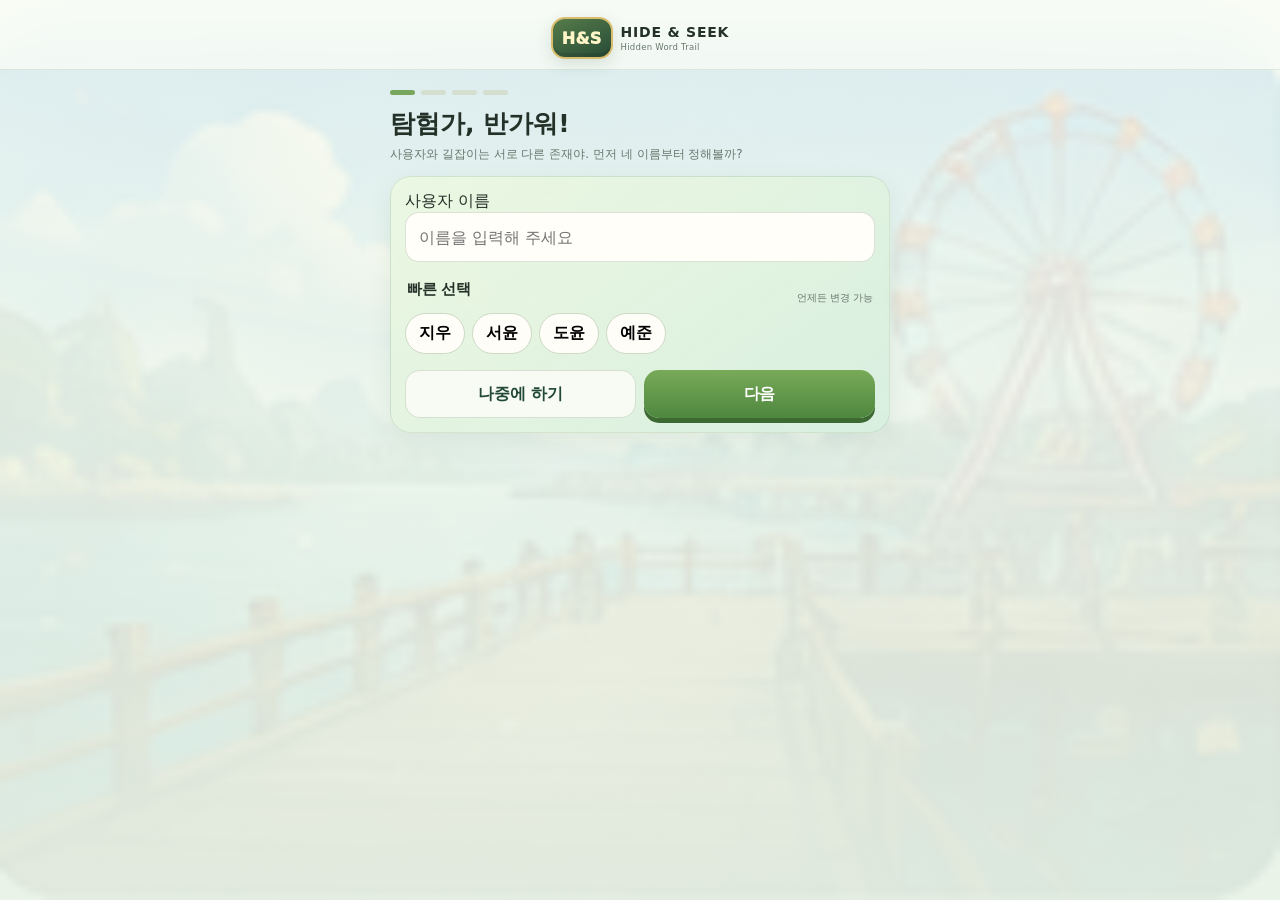
<file: index.html>
<!doctype html>
<html lang="ko">
<head>
  <meta charset="utf-8">
  <meta name="viewport" content="width=device-width,initial-scale=1,viewport-fit=cover">
  <meta name="theme-color" content="#dcecc9">
  <meta name="color-scheme" content="light">
  <meta name="description" content="머릿속에 숨어버린 단어 찾기">
  <meta name="apple-mobile-web-app-capable" content="yes">
  <meta name="apple-mobile-web-app-status-bar-style" content="default">
  <meta name="apple-mobile-web-app-title" content="Hide & Seek">
  <link rel="manifest" href="./manifest.json">
  <link rel="apple-touch-icon" href="./assets/icons/icon-180x180.png">
  <link rel="stylesheet" href="./styles.css">
  <link rel="stylesheet" href="./hide-runtime.css">
  <link rel="stylesheet" href="./hide-bridge.css">
  <title>Hide & Seek</title>
</head>
<body>
  <div id="app" class="app-shell">
    <header class="top-safe">
      <button id="backBtn" class="icon-btn ghost" type="button" aria-label="뒤로 가기" hidden>‹</button>
      <div class="brand-lockup" aria-label="Hide & Seek">
        <span class="brand-mark">H&S</span>
        <span class="brand-copy"><b>HIDE & SEEK</b><small>Hidden Word Trail</small></span>
      </div>
      <button id="settingsBtn" class="icon-btn" type="button" aria-label="설정">설정</button>
    </header>

    <main id="view" class="view" aria-live="polite"></main>

    <aside id="partnerBar" class="partner-bar" aria-live="polite">
      <img id="partnerAvatar" src="./assets/characters/guide_default.png" alt="길잡이">
      <div class="partner-copy">
        <b id="partnerName">길잡이</b>
        <span id="partnerText">숨은 단어부터 천천히 찾아볼까?</span>
      </div>
      <button id="partnerVoiceBtn" class="voice-btn" type="button" aria-label="길잡이 음성 듣기">듣기</button>
    </aside>

    <nav id="bottomNav" class="bottom-nav" aria-label="주요 메뉴">
      <button data-tab="home" class="nav-btn active" type="button"><img src="./assets/ui/home.png" alt=""><span>홈</span></button>
      <button data-tab="sheets" class="nav-btn" type="button"><img src="./assets/ui/study.png" alt=""><span>시험지</span></button>
      <button data-tab="study" class="nav-btn" type="button"><img src="./assets/ui/quiz.png" alt=""><span>학습</span></button>
      <button data-tab="words" class="nav-btn" type="button"><img src="./assets/ui/review.png" alt=""><span>단어장</span></button>
      <button data-tab="records" class="nav-btn" type="button"><img src="./assets/ui/mypage.png" alt=""><span>기록</span></button>
    </nav>
  </div>

  <div id="toast" class="toast" role="status" aria-live="polite"></div>
  <div id="modalRoot"></div>
  <input id="profileCameraInput" type="file" accept="image/*" capture="user" hidden>
  <input id="profileLibraryInput" type="file" accept="image/*" hidden>
  <input id="sheetCameraInput" type="file" accept="image/*" capture="environment" hidden>
  <input id="sheetLibraryInput" type="file" accept="image/*" multiple hidden>
  <input id="importDataInput" type="file" accept="application/json,.json" hidden>
  <script src="./app.js"></script>
  <script src="./hide-runtime.js"></script>
  <script src="./hide-bridge.js"></script>
  <script src="./hide-brand-current.js"></script>
</body>
</html>
</file>
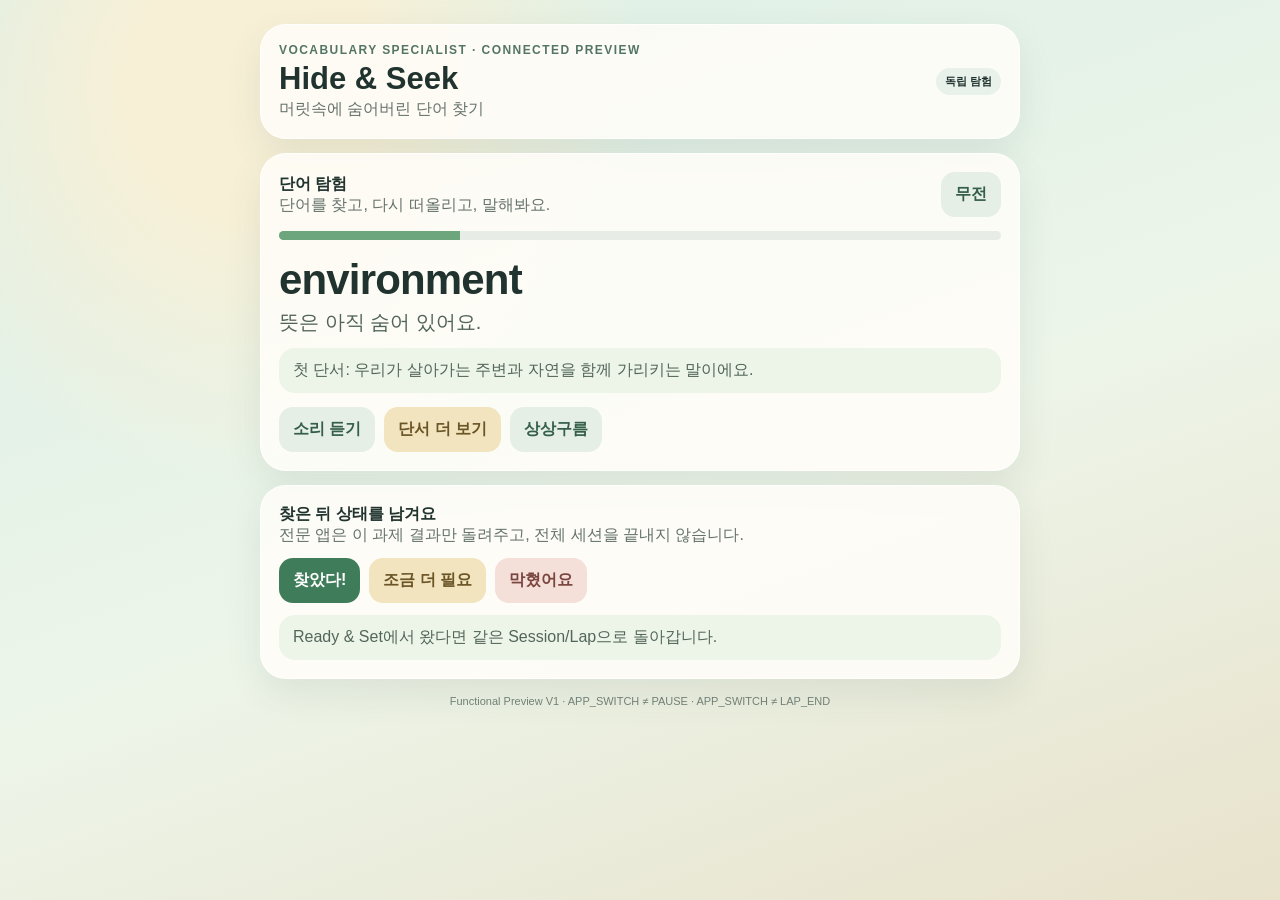
<file: family-preview.html>
<!doctype html><html lang="ko"><head><meta charset="utf-8"><meta name="viewport" content="width=device-width,initial-scale=1,viewport-fit=cover"><title>Hide & Seek · Family Preview</title><style>:root{font-family:-apple-system,BlinkMacSystemFont,"Pretendard","Noto Sans KR",sans-serif;color:#21332f;background:#eaf4ee}*{box-sizing:border-box}body{margin:0;min-height:100vh;padding:max(24px,env(safe-area-inset-top)) 16px max(28px,env(safe-area-inset-bottom));background:radial-gradient(circle at 20% 10%,#f7f0d7 0 10%,transparent 30%),linear-gradient(160deg,#dcefe6,#edf5e9 55%,#e8e2cb)}.shell{max-width:760px;margin:auto}.hero,.card{background:#fffdf8dd;border:1px solid #ffffffcc;border-radius:26px;padding:18px;box-shadow:0 14px 36px #294d3b18}.card{margin-top:14px}.eyebrow{font-size:12px;letter-spacing:.12em;font-weight:900;color:#547565}.title{font-size:31px;margin:4px 0 2px}.sub{color:#65736c;margin:0}.row{display:flex;gap:9px;flex-wrap:wrap;align-items:center}.pill{font-size:11px;font-weight:850;padding:6px 9px;border-radius:999px;background:#e8f2ea}.word{font-size:42px;font-weight:900;letter-spacing:-.02em;margin:16px 0 5px}.meaning{font-size:20px;color:#51645a}.clue{padding:12px 14px;border-radius:16px;background:#edf4e8;margin-top:12px;color:#53665a}button{border:0;border-radius:14px;padding:12px 14px;font:inherit;font-weight:850}.primary{background:#3f7c5a;color:white}.soft{background:#e5efe6;color:#345e47}.amber{background:#f1e4be;color:#6b5527}.danger{background:#f4dfd9;color:#7a453e}.progress{height:9px;background:#e7ece6;border-radius:99px;overflow:hidden}.progress i{display:block;height:100%;background:#6da57c}.cloud{position:fixed;inset:0;background:#19352d66;display:none;align-items:flex-end;justify-content:center;padding:16px}.cloud.on{display:flex}.sheet{width:min(760px,100%);background:#fffdf9;border-radius:28px;padding:20px}.bubble{padding:14px;border-radius:20px;background:#edf3f9;margin:10px 0}.footer{text-align:center;color:#708078;font-size:11px;margin-top:16px}</style></head><body><main class="shell"><section class="hero"><div class="row" style="justify-content:space-between"><div><div class="eyebrow">VOCABULARY SPECIALIST · CONNECTED PREVIEW</div><h1 class="title">Hide & Seek</h1><p class="sub">머릿속에 숨어버린 단어 찾기</p></div><span class="pill" id="sessionPill">독립 탐험</span></div></section><section class="card"><div class="row" style="justify-content:space-between"><div><b id="taskTitle">단어 탐험</b><div class="sub" id="contextLine">단어를 찾고, 다시 떠올리고, 말해봐요.</div></div><button id="radio" class="soft">무전</button></div><div class="progress" style="margin-top:14px"><i id="bar" style="width:25%"></i></div><div class="word" id="word">environment</div><div class="meaning" id="meaning">뜻은 아직 숨어 있어요.</div><div id="clue" class="clue">첫 단서: 우리가 살아가는 주변과 자연을 함께 가리키는 말이에요.</div><div class="row" style="margin-top:14px"><button id="speak" class="soft">소리 듣기</button><button id="show" class="amber">단서 더 보기</button><button id="cloudBtn" class="soft">상상구름</button></div></section><section class="card"><b>찾은 뒤 상태를 남겨요</b><p class="sub">전문 앱은 이 과제 결과만 돌려주고, 전체 세션을 끝내지 않습니다.</p><div class="row" style="margin-top:12px"><button data-state="COMPLETED" class="primary">찾았다!</button><button data-state="PARTIAL" class="amber">조금 더 필요</button><button data-state="BLOCKED" class="danger">막혔어요</button></div><div id="returnBox" class="clue" style="margin-top:12px">Ready & Set에서 왔다면 같은 Session/Lap으로 돌아갑니다.</div></section><div class="footer">Functional Preview V1 · APP_SWITCH ≠ PAUSE · APP_SWITCH ≠ LAP_END</div></main><div id="cloud" class="cloud"><div class="sheet"><div class="eyebrow">IMAGINATION CLOUD</div><h2>environment를 머릿속에 그려볼까?</h2><div class="bubble">공원 · 집 · 학교 · 공기 · 물처럼 “나를 둘러싼 것들”을 한 장면에 묶어보는 도움 모드예요.</div><div class="bubble">정답을 대신 말해주는 화면이 아니라, 뜻과 장면을 연결한 뒤 다시 단어 찾기로 돌아갑니다.</div><button id="cloudClose" class="primary" style="width:100%">같은 단어로 돌아가기</button></div></div><script>(()=>{const $=s=>document.querySelector(s),q=new URLSearchParams(location.search),ctx={session_id:q.get('session_id'),goal_id:q.get('goal_id'),task_id:q.get('task_id'),lap_id:q.get('lap_id'),task_title:q.get('task_title'),return_target:q.get('return_target'),island:q.get('island'),camp:q.get('camp')};const connected=!!(ctx.session_id&&ctx.task_id&&ctx.lap_id&&ctx.return_target);if(connected){$('#sessionPill').textContent='같은 세션 연결 중';$('#taskTitle').textContent=ctx.task_title||'단어 과제';$('#contextLine').textContent=`${ctx.camp||'베이스캠프'}에서 온 과제 · 세션 시계는 계속 흐르고 있어요.`;$('#returnBox').textContent='결과를 선택하면 Ready & Set으로 돌아가며, 이 앱은 전체 세션을 종료하지 않아요.'}const words=[['environment','환경','우리가 살아가는 주변과 자연을 함께 가리키는 말이에요.'],['evidence','증거','어떤 판단이 맞는지 보여주는 근거예요.'],['maintain','유지하다','좋은 상태가 계속 이어지게 하는 행동이에요.'],['essential','필수적인','없으면 곤란할 만큼 꼭 필요한 상태예요.']];let i=0,shown=false;function render(){const [w,m,c]=words[i%words.length];$('#word').textContent=w;$('#meaning').textContent=shown?m:'뜻은 아직 숨어 있어요.';$('#clue').textContent=(shown?'뜻 확인 · ':'첫 단서: ')+c;$('#bar').style.width=((i%words.length+1)/words.length*100)+'%'}$('#show').onclick=()=>{shown=!shown;render()};$('#speak').onclick=()=>{if(!('speechSynthesis'in window))return alert('이 브라우저에서는 읽어주기를 지원하지 않아요.');speechSynthesis.cancel();const u=new SpeechSynthesisUtterance(words[i%words.length][0]);u.lang='en-US';u.rate=.82;speechSynthesis.speak(u)};$('#radio').onclick=()=>{alert('길잡이 무전: 힌트는 최소한으로 줄게. 먼저 단어를 떠올려봐!')};$('#cloudBtn').onclick=()=>$('#cloud').classList.add('on');$('#cloudClose').onclick=()=>$('#cloud').classList.remove('on');document.querySelectorAll('[data-state]').forEach(b=>b.onclick=()=>finish(b.dataset.state));function finish(state){if(!connected){alert('독립 탐험 결과: '+state);i++;shown=false;render();return}const u=new URL(ctx.return_target);[['session_id',ctx.session_id],['goal_id',ctx.goal_id],['task_id',ctx.task_id],['lap_id',ctx.lap_id],['result_state',state],['from','hide']].forEach(([k,v])=>u.searchParams.set(k,v||''));location.href=u.href}render()})();</script></body></html>
</file>
<file: styles.css>
:root{
  --leaf:#dcecc9;--leaf2:#c9e4b8;--mint:#e8f4e8;--mint2:#cfeadd;--sky:#dff4ff;--sky2:#bfe8f4;
  --cream:#fffaf0;--paper:#fffdf7;--forest:#315f46;--forest2:#214836;--forest3:#17372a;
  --ink:#243128;--muted:#68776d;--line:rgba(66,101,70,.18);--blue:#66b6d3;--gold:#dfb75f;
  --red:#c95d52;--amber:#dfa94f;--white:#fff;--shadow:0 14px 42px rgba(38,70,45,.12);
  --safe-top:max(env(safe-area-inset-top),16px);--safe-bottom:max(env(safe-area-inset-bottom),10px)
}
*{box-sizing:border-box}
html,body{margin:0;min-height:100%;background:#eaf2e7;color:var(--ink);font-family:ui-rounded,"Avenir Next","Noto Sans KR","Apple SD Gothic Neo",system-ui,-apple-system,"Segoe UI",sans-serif;-webkit-tap-highlight-color:transparent}
body{min-width:320px}
button,input,select{font:inherit}button{cursor:pointer}img{max-width:100%;display:block}
button:focus-visible,input:focus-visible{outline:3px solid rgba(62,126,87,.35);outline-offset:2px}
.app-shell{min-height:100dvh;display:flex;flex-direction:column;background:linear-gradient(180deg,rgba(248,252,244,.82),rgba(232,243,231,.94)),url("./assets/backgrounds/park.png") center/cover fixed}
.top-safe{padding:var(--safe-top) 14px 9px;display:grid;grid-template-columns:52px 1fr 52px;align-items:center;gap:8px;background:rgba(248,252,245,.80);backdrop-filter:blur(18px) saturate(1.2);border-bottom:1px solid rgba(47,89,57,.12);position:sticky;top:0;z-index:30}
.brand-lockup{grid-column:2;justify-self:center;display:flex;align-items:center;gap:8px}.brand-mark{width:42px;height:42px;border-radius:14px;display:grid;place-items:center;background:linear-gradient(155deg,#567c4a,#274b36);color:#fff5c8;font-weight:950;border:2px solid #d9bd6f;box-shadow:inset 0 -4px rgba(0,0,0,.10),0 5px 16px rgba(40,70,45,.14)}
.brand-copy{display:flex;flex-direction:column;line-height:1}.brand-copy b{font-size:14px;letter-spacing:.055em}.brand-copy small{font-size:8.5px;color:var(--muted);margin-top:4px;letter-spacing:.03em}
.icon-btn,.voice-btn,.circle-btn{border:1px solid var(--line);background:rgba(255,255,255,.82);color:var(--forest2);min-width:44px;min-height:44px;border-radius:14px;font-weight:850;box-shadow:0 5px 16px rgba(40,70,45,.06)}
.icon-btn.ghost{background:transparent;border-color:transparent;font-size:28px;box-shadow:none}.top-safe #settingsBtn{grid-column:3;font-size:10px}.top-safe #backBtn{grid-column:1;grid-row:1}
.view{width:100%;max-width:720px;margin:0 auto;padding:12px 12px 170px}
.world-hero{position:relative;overflow:hidden;border-radius:28px;min-height:316px;padding:18px;background:linear-gradient(180deg,rgba(255,255,255,.06),rgba(26,71,48,.25)),url("./assets/backgrounds/academy.png") center/cover;box-shadow:0 18px 48px rgba(35,68,43,.18);border:1px solid rgba(255,255,255,.7)}
.world-hero:after{content:"";position:absolute;inset:35% 0 0;background:linear-gradient(transparent,rgba(18,54,36,.60));pointer-events:none}.hero-profile{position:relative;z-index:2;display:flex;align-items:center;justify-content:space-between;gap:10px}.user-chip{display:flex;align-items:center;gap:9px;color:#fff;text-shadow:0 1px 7px rgba(0,0,0,.25)}.avatar-circle{width:58px;height:58px;border-radius:50%;object-fit:cover;background:linear-gradient(145deg,#eef5e9,#d9ecde);border:3px solid rgba(255,255,255,.92);box-shadow:0 6px 18px rgba(0,0,0,.15)}.avatar-fallback{display:grid;place-items:center;font-size:21px;font-weight:950;color:var(--forest)}
.user-chip b{font-size:17px}.user-chip small{display:block;margin-top:2px;font-size:10px;opacity:.9}.guide-peek{width:84px;height:92px;object-fit:contain;filter:drop-shadow(0 8px 10px rgba(0,0,0,.13))}
.hero-case{position:absolute;z-index:3;left:14px;right:14px;bottom:14px;border-radius:22px;padding:15px;background:linear-gradient(145deg,rgba(255,253,247,.95),rgba(235,246,231,.94));border:1px solid rgba(255,255,255,.9);backdrop-filter:blur(14px);box-shadow:0 10px 25px rgba(25,59,37,.16)}
.hero-kicker{display:flex;justify-content:space-between;align-items:center;gap:10px;font-size:10px;color:var(--forest);font-weight:900;letter-spacing:.05em;text-transform:uppercase}.hero-case h1{font-size:23px;line-height:1.15;margin:5px 0 5px}.hero-case p{margin:0;color:var(--muted);font-size:11px;line-height:1.45}.hero-actions{display:grid;grid-template-columns:1.35fr .85fr;gap:8px;margin-top:12px}
.primary-intake{margin-top:12px;border-radius:24px;padding:16px;background:linear-gradient(145deg,rgba(226,245,218,.92),rgba(210,237,221,.92));border:1px solid rgba(72,124,81,.18);box-shadow:var(--shadow);display:grid;grid-template-columns:1fr 92px;gap:10px;align-items:center;overflow:hidden;position:relative}.primary-intake:before{content:"";position:absolute;right:-35px;top:-35px;width:145px;height:145px;border-radius:50%;background:rgba(130,194,174,.18)}.primary-intake h2{margin:0 0 5px;font-size:18px}.primary-intake p{margin:0;font-size:11px;line-height:1.5;color:var(--muted)}.intake-illustration{width:90px;height:90px;object-fit:contain;justify-self:end;position:relative;z-index:1}
.section-title{display:flex;align-items:end;justify-content:space-between;margin:18px 2px 8px;gap:10px}.section-title h2{font-size:15px;margin:0;letter-spacing:-.02em}.section-title span{font-size:10px;color:var(--muted);text-align:right}.grid2{display:grid;grid-template-columns:1fr 1fr;gap:9px}.grid3{display:grid;grid-template-columns:repeat(3,1fr);gap:8px}
.card,.mission-card{background:linear-gradient(145deg,rgba(255,253,247,.94),rgba(240,247,235,.91));border:1px solid rgba(75,108,75,.13);border-radius:21px;padding:14px;box-shadow:0 9px 27px rgba(55,79,57,.075)}.card.tint-sky{background:linear-gradient(145deg,rgba(235,248,252,.95),rgba(226,243,236,.92))}.card.tint-leaf{background:linear-gradient(145deg,rgba(235,247,225,.95),rgba(215,238,222,.92))}.card h2,.card h3,.mission-card h3{margin:0 0 6px}.card p,.mission-card p{margin:0;color:var(--muted);font-size:11.2px;line-height:1.55}
.btn{min-height:48px;border:0;border-radius:15px;padding:0 14px;font-weight:900;letter-spacing:-.01em}.btn.primary{background:linear-gradient(180deg,#78aa58,#4e873f);color:#fff;box-shadow:0 5px 0 #3d6a33}.btn.primary:active{transform:translateY(2px);box-shadow:0 3px 0 #3d6a33}.btn.secondary{background:rgba(250,252,246,.9);color:var(--forest2);border:1px solid rgba(79,115,78,.20)}.btn.dark{background:linear-gradient(180deg,#385844,#253d31);color:white}.btn.danger{background:#c95b52;color:#fff}.btn.gold{background:#ead08b;color:#50401e}.btn.full{width:100%}.btn-row{display:flex;gap:8px;flex-wrap:wrap}.btn-row .btn{flex:1 1 120px}
.progress{height:10px;border-radius:99px;background:rgba(45,79,52,.11);overflow:hidden}.progress>span{display:block;height:100%;border-radius:inherit;background:linear-gradient(90deg,#69a34e,#9ac873);transition:width .25s ease}.metric{display:flex;align-items:center;justify-content:space-between;padding:10px 0;border-bottom:1px dashed rgba(82,106,80,.18)}.metric:last-child{border:0}.metric b{font-size:17px}.status-strip{display:grid;grid-template-columns:repeat(3,1fr);gap:6px}.status-pill{padding:9px 7px;border-radius:14px;background:rgba(255,255,255,.62);text-align:center}.status-pill b{display:block;font-size:16px}.status-pill span{font-size:9px;color:var(--muted)}
.partner-mini{display:flex;align-items:center;gap:10px}.partner-mini img{width:63px;height:75px;object-fit:contain}.partner-mini p{font-size:11px;color:var(--muted);margin:2px 0 0}
.partner-bar{position:fixed;left:50%;bottom:calc(72px + var(--safe-bottom));transform:translateX(-50%);z-index:40;width:min(calc(100% - 18px),700px);min-height:72px;border:1px solid rgba(61,97,66,.18);border-radius:22px;background:linear-gradient(145deg,rgba(248,252,243,.95),rgba(235,245,232,.95));backdrop-filter:blur(16px);display:flex;align-items:center;gap:9px;padding:7px 9px;box-shadow:0 11px 30px rgba(40,70,45,.14)}.partner-bar img{width:56px;height:60px;object-fit:contain;align-self:flex-end}.partner-copy{min-width:0;flex:1;display:flex;flex-direction:column}.partner-copy b{font-size:11px;color:var(--forest)}.partner-copy span{font-size:11px;line-height:1.35;margin-top:2px}.voice-btn{min-width:42px;min-height:42px;font-size:10px}
.bottom-nav{position:fixed;left:0;right:0;bottom:0;z-index:35;display:grid;grid-template-columns:repeat(5,1fr);padding:6px 7px var(--safe-bottom);background:rgba(250,252,246,.96);backdrop-filter:blur(17px);border-top:1px solid rgba(65,91,67,.12)}.nav-btn{border:0;background:transparent;min-height:56px;border-radius:14px;display:flex;flex-direction:column;align-items:center;justify-content:center;gap:2px;color:#728076;font-size:9px;font-weight:900}.nav-btn img{width:24px;height:24px;object-fit:contain}.nav-btn.active{background:linear-gradient(180deg,#e8f2dd,#dceccf);color:#315d3e}
.onboard{max-width:500px;margin:0 auto}.onboard-head{margin:8px 0 13px}.onboard-head h1{font-size:25px;margin:0 0 6px}.onboard-head p{margin:0;color:var(--muted);font-size:12px}.step-dots{display:flex;gap:6px;margin-bottom:12px}.step-dots i{width:25px;height:5px;border-radius:99px;background:#d5dfcf}.step-dots i.on{background:#78a65c}
.input{width:100%;min-height:50px;border:1px solid rgba(79,111,78,.20);border-radius:14px;background:#fffef9;padding:0 13px;font-size:16px;color:var(--ink)}.photo-preview{width:158px;height:158px;border-radius:50%;margin:17px auto;display:grid;place-items:center;overflow:hidden;background:linear-gradient(145deg,#e6f0dd,#cce4d8);border:5px solid rgba(255,255,255,.9);box-shadow:0 10px 26px rgba(45,70,50,.13)}.photo-preview img{width:100%;height:100%;object-fit:cover}.guide-grid{display:grid;grid-template-columns:repeat(2,1fr);gap:9px}.guide-card{position:relative;border:2px solid transparent;border-radius:20px;background:linear-gradient(145deg,#fbf9ef,#eef6e8);padding:9px;text-align:center;color:var(--ink)}.guide-card.selected{border-color:#6f9c51;background:#e8f3de}.guide-card img{height:122px;margin:auto;object-fit:contain}.guide-card b{display:block;font-size:12px}.guide-card small{display:block;color:var(--muted);font-size:9px;margin-top:3px}.name-chip-row{display:flex;flex-wrap:wrap;gap:7px}.name-chip{border:1px solid #cdd9c4;border-radius:999px;background:#fffdf8;padding:9px 13px;font-weight:800}.name-chip.selected{background:#dcecc9;border-color:#779a62}
.sheet-shot{aspect-ratio:4/5;border-radius:22px;overflow:hidden;background:#163124;position:relative;display:grid;place-items:center}.sheet-shot img{width:100%;height:100%;object-fit:contain}.scan-frame{position:absolute;inset:7%;border:2px solid #a6d39f;border-radius:17px;box-shadow:0 0 0 999px rgba(9,26,17,.14) inset;pointer-events:none}.quality-grid{display:grid;grid-template-columns:repeat(3,1fr);gap:7px;margin-top:10px}.quality-chip{padding:8px;border-radius:12px;background:rgba(255,255,255,.64);font-size:9px;text-align:center}.quality-chip b{display:block;font-size:11px;margin-bottom:2px}
.table{display:grid;gap:7px}.row{display:grid;grid-template-columns:1fr 1fr auto auto;gap:6px;align-items:center;padding:8px;border-radius:14px;background:rgba(248,250,243,.9)}.row input{min-width:0;height:39px;border:1px solid #d9dfd3;border-radius:10px;padding:0 8px}.row-delete{width:34px;height:34px;border:0;border-radius:10px;background:#f3e4df;color:#9c4c43;font-weight:900}.badge{display:inline-flex;padding:5px 8px;border-radius:999px;background:#eef2e9;font-size:9px;font-weight:900;white-space:nowrap}.badge.weak{background:#f8dfda;color:#a5453e}.badge.mid{background:#e9f0f5;color:#3d7185}.badge.good{background:#dfeeda;color:#397342}
.learning-shell{position:relative;overflow:hidden;border-radius:25px;padding:14px;background:linear-gradient(180deg,rgba(239,248,231,.94),rgba(222,240,225,.96)),url("./assets/backgrounds/park.png") center/cover;box-shadow:var(--shadow)}.learn-head{display:flex;align-items:center;justify-content:space-between;gap:12px}.learn-head small{font-size:9px;color:var(--muted)}.phase-chip{display:inline-flex;padding:6px 9px;border-radius:999px;background:#dfeeda;color:#32683f;font-size:9px;font-weight:950}.word-card{text-align:center;padding:25px 16px;margin-top:11px}.word-card .eng{font-size:32px;font-weight:950;letter-spacing:-.02em}.word-card .pron{font-size:11px;color:var(--muted);margin-top:7px}.word-card .kor{font-size:20px;font-weight:900;margin-top:14px}.word-card .example{margin-top:14px;padding:12px;border-radius:14px;background:rgba(232,241,226,.75);color:#56645a;font-size:11px}.choice-grid{display:grid;grid-template-columns:1fr 1fr;gap:8px;margin-top:14px}.choice{min-height:60px;border:1px solid rgba(75,106,77,.18);border-radius:15px;background:rgba(255,254,249,.93);padding:9px;color:var(--ink);font-weight:850}.choice.correct{background:#dff0d9;border-color:#7eaf67}.choice.wrong{background:#f4dcd6;border-color:#c87066}
.tile-board{display:grid;grid-template-columns:1fr 1fr;gap:8px;margin-top:13px}.tile{min-height:54px;border:1px solid rgba(75,106,77,.18);border-radius:14px;background:rgba(255,254,249,.94);padding:9px;font-weight:850;color:var(--ink)}.tile.selected{outline:3px solid rgba(87,149,105,.35);background:#e8f2df}.tile.matched{opacity:.35;pointer-events:none}.weak-list{display:grid;gap:7px}.weak-item{padding:12px;border-radius:14px;background:rgba(255,250,244,.92);border:1px solid #eaded4;display:flex;justify-content:space-between;align-items:center}.flow-gauge{display:flex;gap:4px;align-items:center}.flow-gauge i{height:9px;flex:1;border-radius:99px;background:#dbe5d5}.flow-gauge i.on{background:linear-gradient(90deg,#75aa58,#9ecc73)}
.fever-stage{position:relative;overflow:hidden;background:linear-gradient(180deg,rgba(221,247,253,.95),rgba(218,238,202,.95)),url("./assets/backgrounds/park.png") center/cover;min-height:310px}.food-rain{position:absolute;inset:0;pointer-events:none}.food{position:absolute;top:-55px;width:44px;height:44px;border-radius:16px;background:#fff7df;border:2px solid #edc776;display:grid;place-items:center;font-size:9px;font-weight:1000;animation:fall 3.2s linear infinite}.food:nth-child(2){left:22%;animation-delay:.5s}.food:nth-child(3){left:43%;animation-delay:1.1s}.food:nth-child(4){left:68%;animation-delay:.25s}.food:nth-child(5){left:84%;animation-delay:1.6s}@keyframes fall{from{transform:translateY(0) rotate(-7deg)}to{transform:translateY(380px) rotate(16deg)}}
.code-shell{position:relative;overflow:hidden;background:linear-gradient(180deg,#274135,#172b22);color:white;border-radius:26px;padding:14px;box-shadow:0 15px 38px rgba(20,35,26,.22)}.code-shell:before{content:"";position:absolute;inset:0;background:radial-gradient(circle at 85% 10%,rgba(88,157,184,.14),transparent 30%),radial-gradient(circle at 10% 5%,rgba(202,86,76,.10),transparent 25%);pointer-events:none}.code-head{display:flex;align-items:center;justify-content:space-between;position:relative;z-index:1}.code-label{background:#c55c52;padding:7px 11px;border-radius:11px;font-weight:1000;letter-spacing:.05em}.time-ring{--p:100;display:grid;place-items:center;width:60px;height:60px;border-radius:50%;background:conic-gradient(#8cb76b calc(var(--p)*1%),rgba(255,255,255,.12) 0);position:relative}.time-ring:after{content:"";position:absolute;inset:6px;border-radius:50%;background:#21372d}.time-ring b{position:relative;z-index:2;font-size:12px}.time-ring.warn{background:conic-gradient(#e8b85f calc(var(--p)*1%),rgba(255,255,255,.12) 0)}.time-ring.alert{background:conic-gradient(#d86b62 calc(var(--p)*1%),rgba(255,255,255,.12) 0)}.code-word{position:relative;z-index:1;margin:15px 0 10px;padding:21px 10px;border-radius:18px;background:linear-gradient(145deg,#fffaf0,#eef3e4);color:#283229;text-align:center;font-size:27px;font-weight:1000;letter-spacing:.08em}.slots{display:flex;justify-content:center;gap:7px;margin-top:11px}.slot{width:47px;height:51px;border:2px dashed #9aaa91;border-radius:12px;display:grid;place-items:center;background:#fff;font-size:24px;color:#27372c}.slot.filled{border-style:solid;border-color:#6d9c55;background:#eaf4df}.key-tray{position:relative;z-index:1;display:flex;flex-wrap:wrap;justify-content:center;gap:8px;margin:14px 0}.letter-key{width:46px;height:46px;border:0;border-radius:12px;background:#f4efdc;color:#27382d;font-weight:1000;font-size:20px;box-shadow:0 4px 0 #b7ad8c}.letter-key.selected{outline:3px solid #8ac269;transform:translateY(-2px)}.letter-key.used{opacity:.22;pointer-events:none}.letter-key.reject{animation:keyReject .18s linear}@keyframes keyReject{0%,100%{transform:translateX(0)}35%{transform:translateX(-5px)}70%{transform:translateX(5px)}}.code-instruction{text-align:center;color:#dce8df;font-size:10px;position:relative;z-index:1}.retrace-list{display:grid;gap:8px}.retrace-item{display:flex;justify-content:space-between;gap:12px;align-items:center;padding:12px;border-radius:14px;background:#f6f4ec}.retrace-item b{font-size:14px}.retrace-item span{font-size:11px;color:var(--muted)}.memory-event{background:linear-gradient(160deg,#fff9dd,#eef6e2);border:1px solid #e3c874}.memory-event .bigword{font-size:30px;font-weight:1000;text-align:center;margin:14px 0}
.toast{position:fixed;left:50%;top:calc(var(--safe-top) + 62px);transform:translate(-50%,-10px);z-index:100;background:#24382d;color:white;padding:11px 15px;border-radius:14px;opacity:0;pointer-events:none;transition:.2s;max-width:calc(100% - 28px);font-size:11px;text-align:center}.toast.show{opacity:1;transform:translate(-50%,0)}.modal-back{position:fixed;inset:0;z-index:90;background:rgba(28,43,32,.35);display:grid;place-items:end center;padding:18px}.modal{width:min(100%,620px);max-height:84dvh;overflow:auto;background:#fffdf7;border-radius:26px;padding:17px;box-shadow:0 20px 60px rgba(0,0,0,.2)}.setting{display:flex;align-items:center;justify-content:space-between;gap:12px;padding:12px 0;border-bottom:1px solid #eef0e8}.setting:last-child{border:0}.setting label{font-size:12px;font-weight:850}.setting small{display:block;color:var(--muted);font-size:9.5px;font-weight:500;margin-top:3px}.switch{width:50px;height:30px;border-radius:99px;background:#d8ddd2;padding:3px;border:0}.switch i{display:block;width:24px;height:24px;border-radius:50%;background:white;transition:.2s}.switch.on{background:#7aa45e}.switch.on i{transform:translateX(20px)}
@media(max-width:390px){.view{padding-left:9px;padding-right:9px}.grid2{grid-template-columns:1fr}.guide-grid{grid-template-columns:1fr 1fr}.partner-bar{bottom:calc(69px + var(--safe-bottom))}.world-hero{min-height:304px}.hero-case h1{font-size:21px}.code-word{font-size:23px}.letter-key{width:42px;height:44px}.slot{width:42px;height:48px}.row{grid-template-columns:1fr 1fr auto}.row .badge{grid-column:1/3}.row-delete{grid-column:3;grid-row:1}}
@media(max-width:340px){.top-safe{grid-template-columns:44px 1fr 44px}.brand-copy small{display:none}.hero-actions{grid-template-columns:1fr}.primary-intake{grid-template-columns:1fr 72px}.guide-peek{width:72px}.choice-grid{grid-template-columns:1fr}.tile-board{grid-template-columns:1fr 1fr}.partner-copy span{font-size:10px}.voice-btn{display:none}}
@media(prefers-reduced-motion:reduce){*{scroll-behavior:auto!important;animation:none!important;transition:none!important}.food-rain{display:none}}
</file>
<file: hide-runtime.css>
/* Hide & Seek runtime migration layer
   Phone: portrait-only interaction guard
   Tablet: portrait + landscape
   Extra tablet width expands the world before inflating core UI. */

:root {
  --hide-tablet-ui-scale: 1;
}

.brand-mark {
  width: auto;
  min-width: 42px;
  padding: 0 9px;
  letter-spacing: .02em;
}

.hide-camera-overlay {
  position: fixed;
  inset: 0;
  z-index: 1000;
  background: #0f1a14;
  display: grid;
  place-items: center;
}

.hide-camera-stage {
  position: relative;
  width: 100%;
  height: 100%;
  overflow: hidden;
  background: #07100b;
}

.hide-camera-stage video {
  width: 100%;
  height: 100%;
  object-fit: cover;
}

.hide-camera-guide {
  position: absolute;
  left: max(16px, env(safe-area-inset-left));
  right: max(16px, env(safe-area-inset-right));
  top: max(16px, calc(env(safe-area-inset-top) + 8px));
  z-index: 2;
  border-radius: 18px;
  padding: 12px 14px;
  color: #fff;
  background: rgba(18, 42, 29, .72);
  backdrop-filter: blur(12px);
  display: flex;
  flex-direction: column;
  gap: 3px;
}

.hide-camera-guide b {
  font-size: 15px;
}

.hide-camera-guide span {
  font-size: 11px;
  line-height: 1.45;
  opacity: .9;
}

.hide-camera-controls {
  position: absolute;
  left: max(16px, env(safe-area-inset-left));
  right: max(16px, env(safe-area-inset-right));
  bottom: max(18px, calc(env(safe-area-inset-bottom) + 10px));
  z-index: 2;
  display: grid;
  grid-template-columns: 1fr 82px 1fr;
  align-items: center;
  gap: 18px;
}

.hide-camera-secondary {
  min-height: 48px;
  border: 1px solid rgba(255,255,255,.28);
  border-radius: 16px;
  background: rgba(15, 34, 24, .72);
  color: white;
  font-weight: 900;
  backdrop-filter: blur(12px);
}

.hide-camera-shutter {
  width: 76px;
  height: 76px;
  border-radius: 50%;
  border: 6px solid rgba(255,255,255,.92);
  background: rgba(255,255,255,.18);
  box-shadow: 0 0 0 3px rgba(0,0,0,.22);
  justify-self: center;
  transition: transform .12s ease, opacity .12s ease;
}

.hide-camera-shutter::after {
  content: "";
  display: block;
  width: 56px;
  height: 56px;
  margin: 4px auto;
  border-radius: 50%;
  background: #fff;
}

.hide-camera-shutter:active,
.hide-camera-shutter.saving {
  transform: scale(.9);
  opacity: .72;
}

.hide-capture-shell {
  border-radius: 26px;
  padding: 16px;
  background:
    linear-gradient(145deg, rgba(243, 250, 237, .96), rgba(221, 241, 226, .96)),
    url("./assets/backgrounds/park.png") center/cover;
  border: 1px solid rgba(75, 108, 75, .14);
  box-shadow: var(--shadow);
}

.hide-capture-shell > h2 {
  margin: 6px 0 4px;
}

.hide-capture-shell > p {
  margin: 0;
  color: var(--muted);
  font-size: 11px;
  line-height: 1.5;
}

.hide-capture-pages {
  display: grid;
  gap: 8px;
  margin-top: 13px;
}

.hide-capture-page {
  display: grid;
  grid-template-columns: 74px 1fr auto;
  gap: 10px;
  align-items: center;
  border-radius: 17px;
  padding: 8px;
  background: rgba(255,255,255,.72);
  border: 1px solid rgba(72, 105, 72, .12);
}

.hide-capture-thumb {
  position: relative;
  width: 74px;
  height: 86px;
  border-radius: 12px;
  overflow: hidden;
  display: grid;
  place-items: center;
  background: #dfe9d9;
  color: var(--forest);
  font-weight: 950;
}

.hide-capture-thumb img {
  width: 100%;
  height: 100%;
  object-fit: cover;
}

.hide-capture-thumb span {
  position: absolute;
  left: 5px;
  top: 5px;
  min-width: 22px;
  height: 22px;
  border-radius: 999px;
  display: grid;
  place-items: center;
  background: rgba(27, 63, 40, .82);
  color: white;
  font-size: 10px;
}

.hide-capture-meta {
  min-width: 0;
}

.hide-capture-meta b,
.hide-capture-meta small {
  display: block;
}

.hide-capture-meta small {
  color: var(--muted);
  margin-top: 4px;
  font-size: 10px;
}

.hide-capture-actions,
.hide-review-actions {
  display: grid;
  grid-template-columns: repeat(2, minmax(0, 1fr));
  gap: 8px;
  margin-top: 13px;
}

.hide-capture-empty {
  padding: 24px 12px;
  border-radius: 16px;
  text-align: center;
  background: rgba(255,255,255,.58);
  color: var(--muted);
  font-size: 11px;
}

.hide-review-row {
  grid-template-columns: 32px minmax(0,1fr) minmax(0,1fr) auto auto auto !important;
}

.hide-page-no {
  width: 28px;
  height: 28px;
  border-radius: 999px;
  display: grid;
  place-items: center;
  background: #dcecc9;
  color: var(--forest);
  font-size: 10px;
  font-weight: 950;
}

.hide-confirm-row {
  min-height: 34px;
  border: 0;
  border-radius: 10px;
  padding: 0 8px;
  background: #eadf9a;
  color: #52451e;
  font-size: 9px;
  font-weight: 900;
}

.hide-resume-chip {
  position: fixed;
  right: 14px;
  top: calc(var(--safe-top) + 54px);
  z-index: 45;
  min-height: 38px;
  border: 1px solid rgba(68, 102, 67, .18);
  border-radius: 999px;
  padding: 0 13px;
  background: rgba(249, 252, 245, .94);
  color: var(--forest);
  box-shadow: 0 7px 20px rgba(39, 74, 46, .12);
  font-size: 10px;
  font-weight: 900;
}

.hide-phone-orientation-guard {
  position: fixed;
  inset: 0;
  z-index: 2000;
  display: grid;
  place-items: center;
  padding: 28px;
  background: #edf5e8;
  color: var(--forest2);
  text-align: center;
}

.hide-phone-orientation-guard > div {
  max-width: 360px;
  border-radius: 24px;
  padding: 22px;
  background: white;
  box-shadow: var(--shadow);
}

.hide-phone-orientation-guard b,
.hide-phone-orientation-guard span {
  display: block;
}

.hide-phone-orientation-guard b {
  font-size: 20px;
}

.hide-phone-orientation-guard span {
  margin-top: 7px;
  color: var(--muted);
  font-size: 12px;
  line-height: 1.5;
}

/* Tablet contract: do not keep the whole app as a phone-sized island. */
@media (min-width: 700px) {
  .view {
    max-width: min(980px, calc(100vw - 40px));
    padding-left: 20px;
    padding-right: 20px;
  }

  .world-hero {
    min-height: 340px;
  }

  .primary-intake {
    grid-template-columns: 1fr 130px;
  }

  .intake-illustration {
    width: 120px;
    height: 120px;
  }

  .partner-bar {
    width: min(calc(100% - 34px), 960px);
  }
}

@media (min-width: 700px) and (orientation: landscape) {
  :root {
    --hide-tablet-ui-scale: clamp(.82, calc((100dvh - 36px) / 900), 1);
  }

  .view {
    max-width: min(1180px, calc(100vw - 44px));
    padding-bottom: 158px;
  }

  .world-hero {
    min-height: clamp(280px, calc(360px * var(--hide-tablet-ui-scale)), 360px);
  }

  .grid2 {
    grid-template-columns: repeat(4, minmax(0,1fr));
  }

  .primary-intake {
    grid-template-columns: minmax(0, 1fr) 150px;
  }

  .hide-capture-pages {
    grid-template-columns: repeat(2, minmax(0,1fr));
  }

  .hide-camera-stage {
    width: min(100%, calc(100dvh * 1.5));
    margin: 0 auto;
  }
}

@media (max-width: 699px) {
  .hide-review-row {
    grid-template-columns: 28px 1fr 1fr auto !important;
  }

  .hide-review-row .badge {
    grid-column: 2 / 3;
  }

  .hide-review-row .hide-confirm-row {
    grid-column: 3 / 4;
  }

  .hide-review-row .row-delete {
    grid-column: 4 / 5;
    grid-row: 1 / 3;
  }
}

@media (prefers-reduced-motion: reduce) {
  .hide-camera-shutter,
  .hide-resume-chip {
    transition: none !important;
  }
}
</file>
<file: hide-bridge.css>
.hide-system-chip {
  position: fixed;
  right: 14px;
  z-index: 48;
  min-height: 38px;
  border: 1px solid rgba(68,102,67,.18);
  border-radius: 999px;
  padding: 0 13px;
  background: rgba(249,252,245,.96);
  color: var(--forest);
  box-shadow: 0 7px 20px rgba(39,74,46,.12);
  font-size: 10px;
  font-weight: 900;
  backdrop-filter: blur(10px);
}
.hide-system-chip-capture { top: calc(var(--safe-top) + 54px); }
.hide-system-chip-base { top: calc(var(--safe-top) + 98px); }
.hide-system-chip-update {
  top: calc(var(--safe-top) + 142px);
  background: rgba(255,248,218,.97);
  color: #594819;
}
@media (min-width:700px) {
  .hide-system-chip {
    right: 22px;
    font-size: 11px;
  }
}
@media (prefers-reduced-motion: reduce) {
  .hide-system-chip { transition: none !important; }
}
</file>
